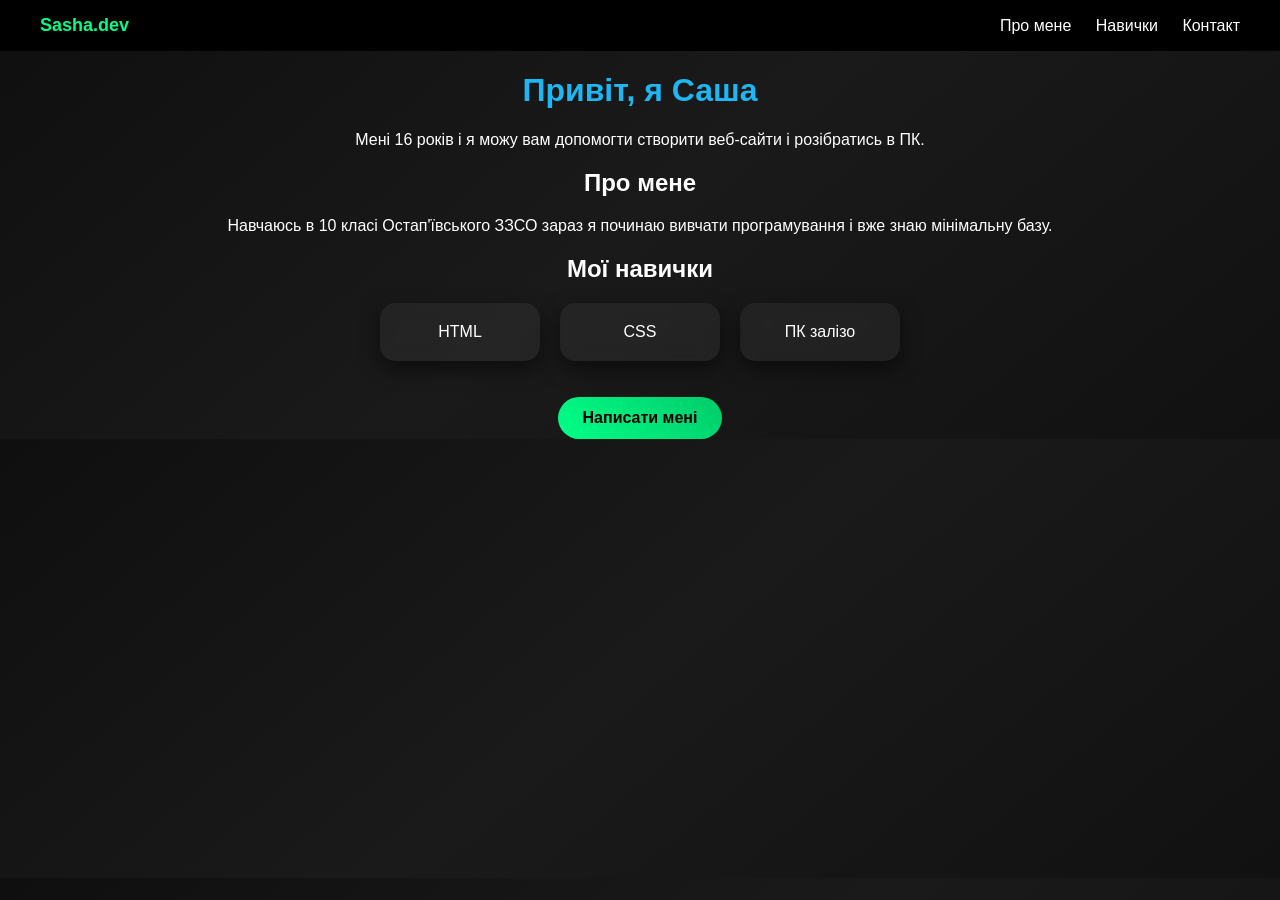
<file: index.html>
<!DOCTYPE html>
<html>
<meta name="viewport" content="width=device-width, initial-scale=1.0">
<head>
    <title>Мій сайт</title>

<style>
    body {
        background-color: #111;
        color: white;
        font-family: Arial, sans-serif;
        text-align: center;
    }

    h1 {
        color: #1eb7f3;
    }

    .cards {
        display: flex;
        justify-content: center;
        gap: 20px;
        margin-top: 20px;
    }

    .card {
        background-color: #222;
        padding: 20px;
        border-radius: 10px;
        width: 120px;
        transition: 0.3s;
        cursor: pointer;
    }

    .card:hover {
        transform: translateY(-8px);
        background-color: #696969;
        color: rgb(255, 255, 255);
    }

    button {
        background-color: #222;
        border: none;
        padding: 10px 20px;
        border-radius: 8px;
        cursor: pointer;
        transition: 0.3s;
        color :white;;
    }

    button:hover {
        background-color: #696969;
        transform: translateY(-8px);
    }
    @media (max-width: 600px) {
    .cards {
        flex-direction: column;
        align-items: center;
    }

    .card {
        width: 80%;
    }
}
.insta-btn {
    display: inline-block;
    background-color: #222;
    padding: 10px 20px;
    border-radius: 8px;
    color: white;
    text-decoration: none;
    transition: 0.3s;
}

.insta-btn:hover {
    background-color: #696969;
    transform: translateY(-8px);
}
.header {
    display: flex;
    justify-content: space-between;
    align-items: center;
    padding: 15px 40px;
    background-color: #000;
}

.logo {
    font-weight: bold;
    font-size: 18px;
    color: #00ff88;
}

nav a {
    color: white;
    text-decoration: none;
    margin-left: 20px;
    transition: 0.3s;
}

nav a:hover {
    color: #00ff88;
}
body {
    background: linear-gradient(140deg, #0f0f0f, #1a1a1a, #111);
    color: white;
    font-family: Arial, sans-serif;
    text-align: center;
    margin: 0;
}
.card {
    background: rgba(255, 255, 255, 0.05);
    backdrop-filter: blur(8px);
    padding: 20px;
    border-radius: 15px;
    width: 120px;
    transition: 0.3s;
    cursor: pointer;
    box-shadow: 0 8px 20px rgba(0, 0, 0, 0.5);
}
.card:hover {
    transform: translateY(-10px) scale(1.05);
    box-shadow: 0 12px 30px rgba(0, 255, 136, 0.4);
}
.insta-btn {
    display: inline-block;
    background: linear-gradient(45deg, #00ff88, #00cc6a);
    padding: 12px 25px;
    border-radius: 30px;
    color: black;
    text-decoration: none;
    font-weight: bold;
    transition: 0.3s;
}

.insta-btn:hover {
    transform: scale(1.05);
    box-shadow: 0 0 20px rgba(0, 255, 136, 0.6);
}
</style>

</head>
</body>
    <header class="header">
    <div class="logo">Sasha.dev</div>
    <nav>
        <a href="#about">Про мене</a>
        <a href="#skills">Навички</a>
        <a href="#contact">Контакт</a>
    </nav>
</header>
    <h1>Привіт, я Саша</h1>
    <p>Мені 16 років і я можу вам допомогти створити веб-сайти і розібратись в ПК.</p>

    <h2 id="about">Про мене</h2>
    <p>Навчаюсь в 10 класі Остап'ївського ЗЗСО зараз я починаю вивчати програмування і вже знаю мінімальну базу.</p>
<h2 id="skills">Мої навички</h2>

<div class="cards">
    <div class="card">HTML</div>
    <div class="card">CSS</div>
    <div class="card">ПК залізо</div>
</div>
    <br><br>

<a href="https://www.instagram.com/ilchishin.sasha/" target="_blank" class="insta-btn">
    Написати мені
</a>

</body>
</html>
</file>
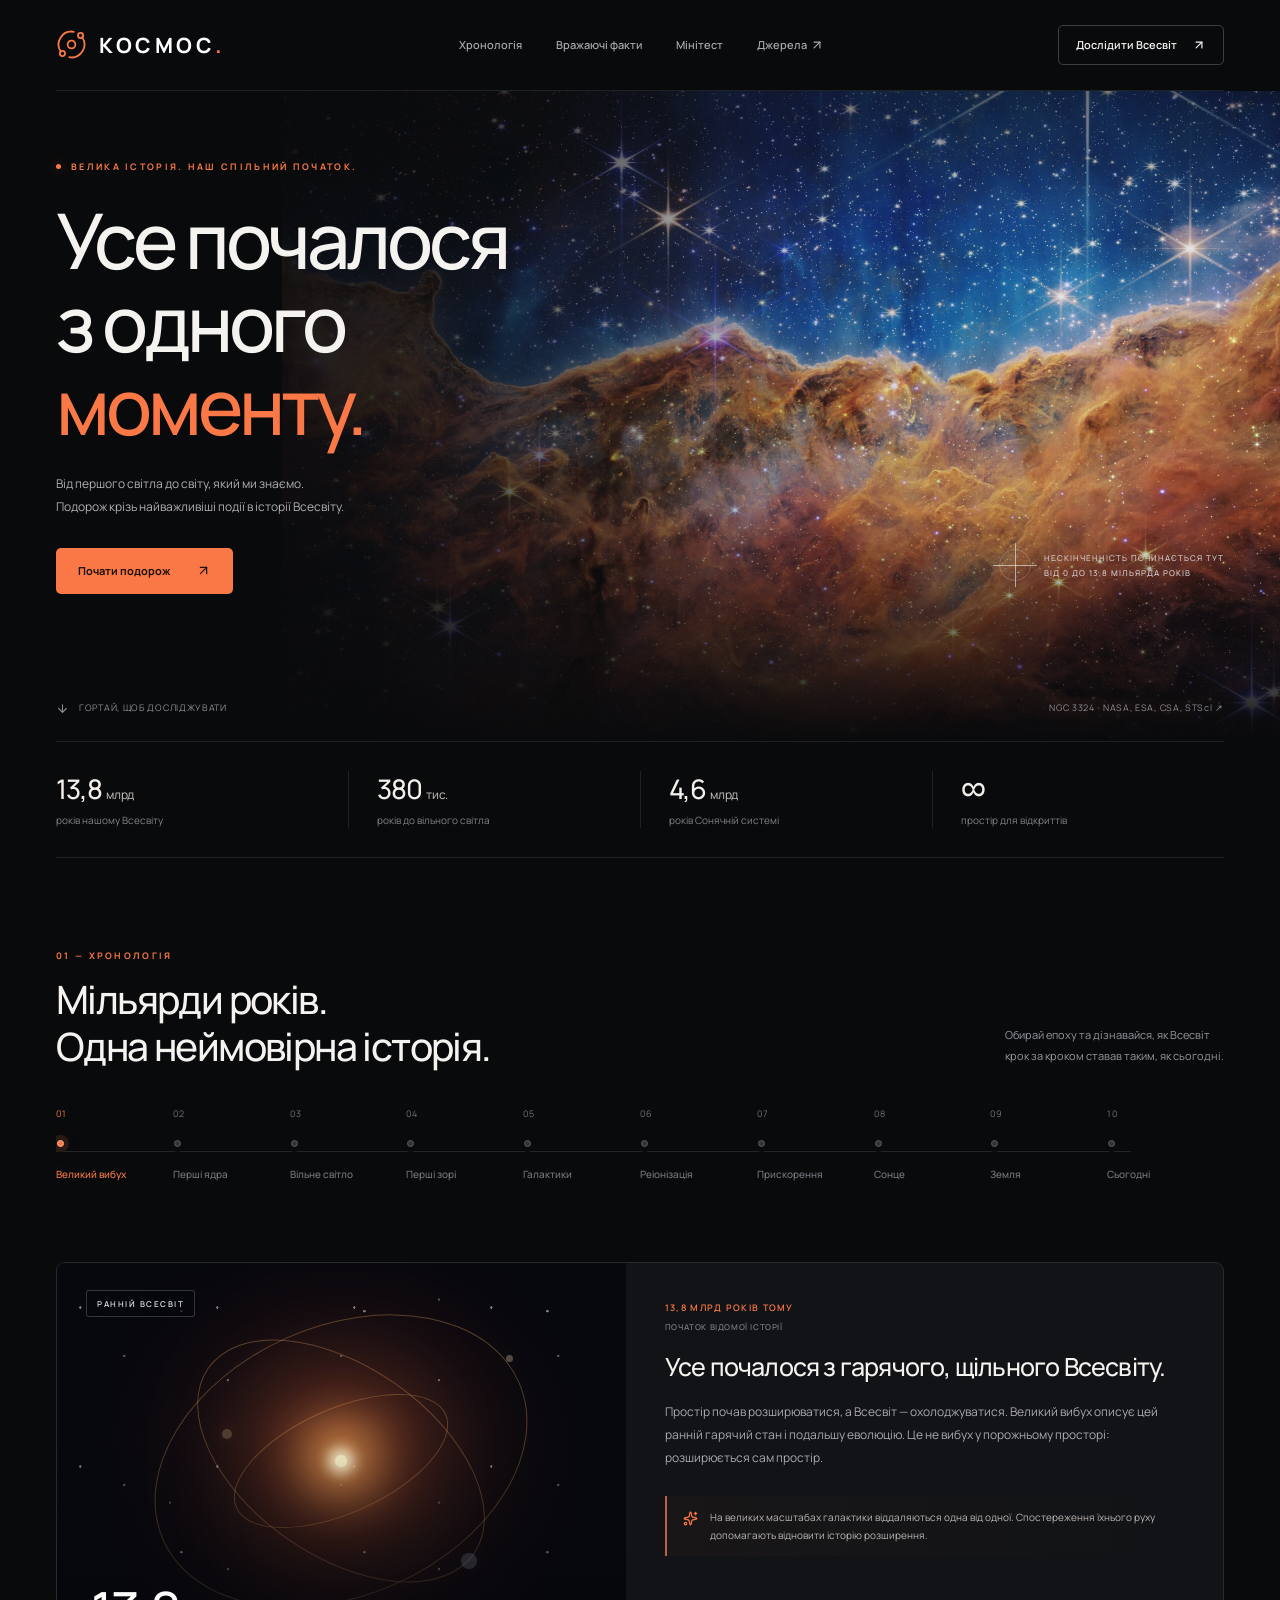
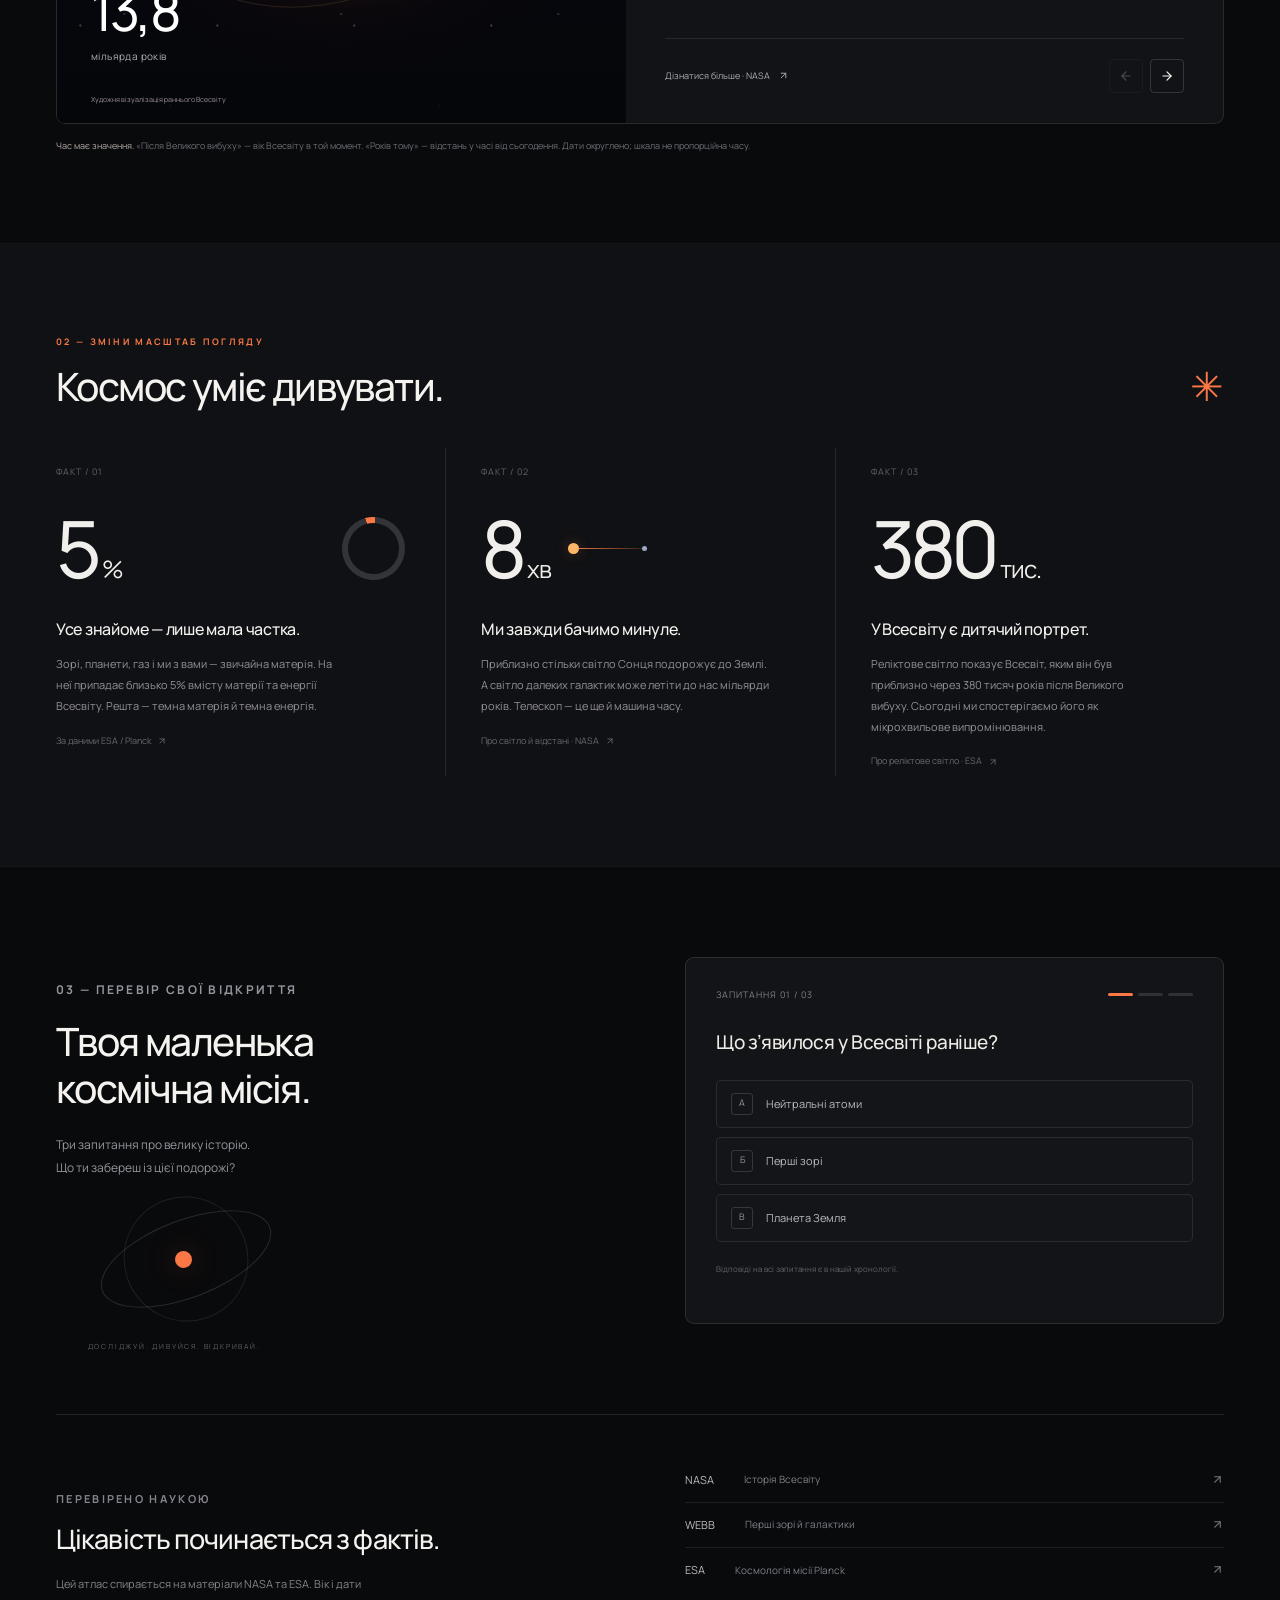
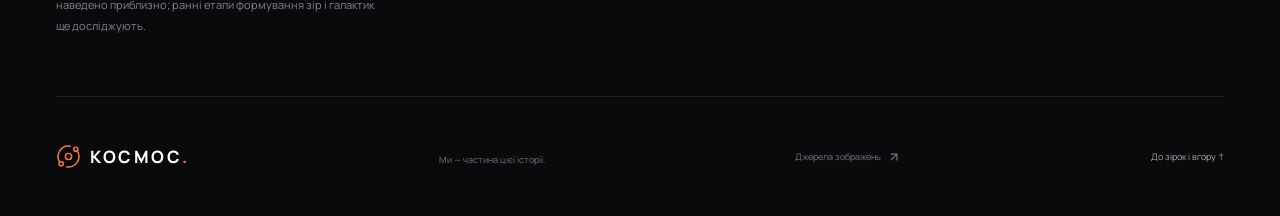
<file: vsesvit/index.html>
<!doctype html>
<html lang="uk">
  <head>
    <meta charset="UTF-8" />
    <meta name="viewport" content="width=device-width, initial-scale=1.0" />
    <meta name="theme-color" content="#090a0c" />
    <title>КОСМОС — Історія Всесвіту</title>
    <meta name="description" content="Від Великого вибуху до сьогодення: інтерактивна подорож українською крізь 13,8 мільярда років історії Всесвіту. Факти, хронологія та космічний мінітест." />
    <link rel="icon" type="image/svg+xml" href="./favicon.svg" />
    <script type="module" crossorigin src="./assets/index-D-y2VJKn.js"></script>
    <link rel="stylesheet" crossorigin href="./assets/index-BFTNWzfb.css">
  </head>
  <body>
    <div id="root"></div>
    <noscript>Для інтерактивної хронології та мінітесту увімкни JavaScript у браузері.</noscript>
  </body>
</html>
</file>
<file: vsesvit/assets/index-BFTNWzfb.css>
@import "https://fonts.googleapis.com/css2?family=Manrope:wght@400;450;500;550;600;650;700;750;800&display=swap";@layer properties{@supports (((-webkit-hyphens:none)) and (not (margin-trim:inline))) or ((-moz-orient:inline) and (not (color:rgb(from red r g b)))){*,:before,:after,::backdrop{--tw-rotate-x:initial;--tw-rotate-y:initial;--tw-rotate-z:initial;--tw-skew-x:initial;--tw-skew-y:initial}}}@layer theme{:root,:host{--font-sans:ui-sans-serif, system-ui, sans-serif, "Apple Color Emoji", "Segoe UI Emoji", "Segoe UI Symbol", "Noto Color Emoji";--font-mono:ui-monospace, SFMono-Regular, Menlo, Monaco, Consolas, "Liberation Mono", "Courier New", monospace;--default-font-family:var(--font-sans);--default-mono-font-family:var(--font-mono)}}@layer base{*,:after,:before,::backdrop{box-sizing:border-box;border:0 solid;margin:0;padding:0}::file-selector-button{box-sizing:border-box;border:0 solid;margin:0;padding:0}html,:host{-webkit-text-size-adjust:100%;tab-size:4;line-height:1.5;font-family:var(--default-font-family,ui-sans-serif, system-ui, sans-serif, "Apple Color Emoji", "Segoe UI Emoji", "Segoe UI Symbol", "Noto Color Emoji");font-feature-settings:var(--default-font-feature-settings,normal);font-variation-settings:var(--default-font-variation-settings,normal);-webkit-tap-highlight-color:transparent}hr{height:0;color:inherit;border-top-width:1px}abbr:where([title]){-webkit-text-decoration:underline dotted;text-decoration:underline dotted}h1,h2,h3,h4,h5,h6{font-size:inherit;font-weight:inherit}a{color:inherit;-webkit-text-decoration:inherit;-webkit-text-decoration:inherit;-webkit-text-decoration:inherit;-webkit-text-decoration:inherit;text-decoration:inherit}b,strong{font-weight:bolder}code,kbd,samp,pre{font-family:var(--default-mono-font-family,ui-monospace, SFMono-Regular, Menlo, Monaco, Consolas, "Liberation Mono", "Courier New", monospace);font-feature-settings:var(--default-mono-font-feature-settings,normal);font-variation-settings:var(--default-mono-font-variation-settings,normal);font-size:1em}small{font-size:80%}sub,sup{vertical-align:baseline;font-size:75%;line-height:0;position:relative}sub{bottom:-.25em}sup{top:-.5em}table{text-indent:0;border-color:inherit;border-collapse:collapse}:-moz-focusring{outline:auto}progress{vertical-align:baseline}summary{display:list-item}ol,ul,menu{list-style:none}img,svg,video,canvas,audio,iframe,embed,object{vertical-align:middle;display:block}img,video{max-width:100%;height:auto}button,input,select,optgroup,textarea{font:inherit;font-feature-settings:inherit;font-variation-settings:inherit;letter-spacing:inherit;color:inherit;opacity:1;background-color:#0000;border-radius:0}::file-selector-button{font:inherit;font-feature-settings:inherit;font-variation-settings:inherit;letter-spacing:inherit;color:inherit;opacity:1;background-color:#0000;border-radius:0}:where(select:is([multiple],[size])) optgroup{font-weight:bolder}:where(select:is([multiple],[size])) optgroup option{padding-inline-start:20px}::file-selector-button{margin-inline-end:4px}::placeholder{opacity:1}@supports (not ((-webkit-appearance:-apple-pay-button))) or (contain-intrinsic-size:1px){::placeholder{color:currentColor}@supports (color:color-mix(in lab, red, red)){::placeholder{color:color-mix(in oklab, currentcolor 50%, transparent)}}}textarea{resize:vertical}::-webkit-search-decoration{-webkit-appearance:none}::-webkit-date-and-time-value{min-height:1lh;text-align:inherit}::-webkit-datetime-edit{display:inline-flex}::-webkit-datetime-edit-fields-wrapper{padding:0}::-webkit-datetime-edit{padding-block:0}::-webkit-datetime-edit-year-field{padding-block:0}::-webkit-datetime-edit-month-field{padding-block:0}::-webkit-datetime-edit-day-field{padding-block:0}::-webkit-datetime-edit-hour-field{padding-block:0}::-webkit-datetime-edit-minute-field{padding-block:0}::-webkit-datetime-edit-second-field{padding-block:0}::-webkit-datetime-edit-millisecond-field{padding-block:0}::-webkit-datetime-edit-meridiem-field{padding-block:0}::-webkit-calendar-picker-indicator{line-height:1}:-moz-ui-invalid{box-shadow:none}button,input:where([type=button],[type=reset],[type=submit]){appearance:button}::file-selector-button{appearance:button}::-webkit-inner-spin-button{height:auto}::-webkit-outer-spin-button{height:auto}[hidden]:where(:not([hidden=until-found])){display:none!important}}@layer components;@layer utilities{.container{width:100%}@media (width>=40rem){.container{max-width:40rem}}@media (width>=48rem){.container{max-width:48rem}}@media (width>=64rem){.container{max-width:64rem}}@media (width>=80rem){.container{max-width:80rem}}@media (width>=96rem){.container{max-width:96rem}}.block{display:block}.inline{display:inline}.transform{transform:var(--tw-rotate-x,) var(--tw-rotate-y,) var(--tw-rotate-z,) var(--tw-skew-x,) var(--tw-skew-y,)}}:root{--background:#090a0c;--surface:#111316;--surface-raised:#181a1d;--text:#f5f3ef;--muted:#96979e;--orange:#fa7846;--border:#ffffff18;--lightningcss-light: ;--lightningcss-dark:initial;color-scheme:dark;font-synthesis:none}*{box-sizing:border-box}html{scroll-behavior:smooth;scroll-padding-top:28px}body{background:var(--background);color:var(--text);-webkit-font-smoothing:antialiased;margin:0;font-family:Manrope,Arial,sans-serif;font-size:14px;line-height:1.65}button,input{font:inherit}button,a{-webkit-tap-highlight-color:transparent}button{cursor:pointer}button:disabled{cursor:default}a{color:inherit;text-decoration:none}button,a,summary{touch-action:manipulation}button:focus-visible,a:focus-visible,input:focus-visible{outline:2px solid var(--orange);outline-offset:5px}::selection{color:#fff;background:#fa78464d}h1,h2,h3,p{margin:0}img{max-width:100%;display:block}button{color:inherit}.container{width:calc(100% - 112px);max-width:1280px;margin-inline:auto}.skip-link{z-index:100;background:var(--orange);color:#15100d;border-radius:4px;padding:12px 18px;position:fixed;top:12px;left:12px;transform:translateY(-160%)}.skip-link:focus{transform:translateY(0)}.site-header{z-index:10;border-bottom:1px solid var(--border);justify-content:space-between;align-items:center;height:91px;display:flex;position:relative}.brand{color:#fff;letter-spacing:3.6px;white-space:nowrap;align-items:center;gap:12px;font-size:21px;font-weight:750;display:inline-flex}.brand svg{width:31px;height:31px;color:var(--orange);stroke-width:1.4px}.logo{color:var(--orange)}.navigation{align-items:center;gap:34px;display:flex}.navigation a{color:#ababaf;font-size:11px;font-weight:550;transition:color .2s}.navigation a:hover,.navigation a.active{color:var(--text)}.navigation a.active:after{content:"";background:var(--orange);border-radius:50%;width:4px;height:4px;margin:0 0 2px 7px;display:inline-block}.header-cta{border:1px solid #ffffff35;border-radius:5px;align-items:center;gap:15px;padding:10px 17px;font-size:11px;font-weight:600;transition:background .2s,border-color .2s;display:flex}.header-cta:hover{border-color:var(--orange);background:#fa78460a}.header-cta svg{width:14px;height:14px}.menu-toggle{border:1px solid var(--border);background:0 0;border-radius:5px;padding:9px;display:none}.menu-toggle svg{width:20px;height:20px;display:block}.hero{isolation:isolate;min-height:650px;position:relative;overflow:hidden}.hero-picture{z-index:-3;width:78%;height:100%;position:absolute;inset:0 0 0 auto}.hero-picture img,img.hero-picture{object-fit:cover;object-position:56% 48%;width:100%;height:100%}img.hero-picture{width:78%}.hero-shade{z-index:-2;background:linear-gradient(90deg,#090a0c 3%,#090a0cf2 20%,#090a0cc4 34%,#090a0c28 62%,#090a0c08 85%),linear-gradient(#090a0c80 0%,#090a0c18 18%,#0000 65%,#090a0c 100%);position:absolute;inset:0}.hero-content{padding-top:68px;padding-bottom:118px;position:relative}.eyebrow{color:var(--orange);letter-spacing:2.3px;text-transform:uppercase;align-items:center;gap:10px;font-size:9px;font-weight:700;line-height:1.7;display:flex}.live-dot{background:var(--orange);border-radius:50%;flex:0 0 5px;width:5px;height:5px;display:inline-block;box-shadow:0 0 12px #fa784670}.hero h1{letter-spacing:-4px;max-width:650px;margin-top:25px;font-size:clamp(60px,6vw,80px);font-weight:500;line-height:1.08}.hero h1 em,.hero h1 .accent{color:var(--orange);font-style:normal}.hero h1 span{display:block}.hero-description{color:#b1b0b5;max-width:380px;margin-top:25px;font-size:12px;line-height:1.9}.hero .button{margin-top:29px}.button{border:1px solid #0000;border-radius:5px;justify-content:center;align-items:center;gap:26px;min-height:45px;padding:13px 21px;font-size:11px;font-weight:700;transition:transform .2s,background .2s;display:inline-flex}.button svg{width:15px;height:15px}.button:hover{transform:translateY(-2px)}.button.primary,.button-primary{color:#1b100c;background:var(--orange)}.button.primary:hover,.button-primary:hover{background:#ff915f}.hero-coordinate{color:#d1c9c9;letter-spacing:1px;text-transform:uppercase;align-items:center;gap:13px;font-family:Manrope,sans-serif;font-size:8px;font-weight:500;line-height:1.9;display:flex;position:absolute;bottom:160px;right:0}.hero-coordinate strong{color:#fff;letter-spacing:1.5px;font-size:10px;font-weight:600;display:block}.crosshair{border:1px solid #ffffff35;border-radius:50%;width:32px;height:32px;position:relative}.crosshair:before,.crosshair:after{content:"";background:#ffffff8a;position:absolute}.crosshair:before{width:44px;height:1px;top:15px;left:-7px}.crosshair:after{width:1px;height:44px;top:-7px;left:15px}.hero-bottom{letter-spacing:.7px;color:#8e8e94;justify-content:space-between;align-items:center;font-size:9px;display:flex;position:absolute;bottom:25px;left:0;right:0}.hero-bottom>span,.hero-bottom>a{align-items:center;gap:10px;display:inline-flex}.hero-bottom svg{width:13px;height:13px}.hero-bottom .scroll-line{background:#ffffff4a;width:44px;height:1px}.stat-strip{border-top:1px solid var(--border);border-bottom:1px solid var(--border);grid-template-columns:repeat(4,1fr);padding-block:29px;display:grid}.stat-strip>div,.stat-strip>article{border-left:1px solid var(--border);padding:0 28px}.stat-strip>:first-child{border-left:0;padding-left:0}.stat-strip>:last-child{padding-right:0}.stat-strip strong{color:#f3f0eb;letter-spacing:-1px;font-size:27px;font-weight:500;line-height:1.3;display:block}.stat-strip strong span{letter-spacing:-.2px;color:#bcb8b5;margin-left:4px;font-size:12px;font-weight:450}.stat-strip p,.stat-strip small{color:#83838b;margin-top:6px;font-size:10px;line-height:1.6;display:block}.section{padding-block:90px}.section-heading{justify-content:space-between;align-items:flex-end;gap:32px;margin-bottom:39px;display:flex}.section-heading .eyebrow{margin-bottom:13px}h2{letter-spacing:-1.6px;font-size:39px;font-weight:500;line-height:1.2}.section-heading>p{max-width:312px;color:var(--muted);padding-bottom:3px;font-size:11px;line-height:1.9}.history{scroll-margin-top:35px}.timeline{scrollbar-width:thin;scrollbar-color:#39383c transparent;width:100%;margin-bottom:21px;padding-bottom:17px;display:flex;overflow-x:auto}.epoch{text-align:left;color:#77777f;background:0 0;border:0;flex-direction:column;flex:1 0 110px;align-items:flex-start;min-height:115px;padding:0 14px 0 0;transition:color .2s;display:flex;position:relative}.epoch:before{content:"";background:#ffffff1c;height:1px;position:absolute;top:42px;left:0;right:0}.epoch:last-child:before{right:80%}.epoch-index{letter-spacing:1px;color:#74737b;margin-bottom:22px;font-size:9px;line-height:1}.timeline-point{width:7px;height:7px;box-shadow:0 0 0 5px var(--background);background:#34343c;border:1px solid #5a5a62;border-radius:50%;margin-bottom:19px;margin-left:1px;transition:background .2s,box-shadow .2s;display:block;position:relative}.epoch-label{max-width:92px;font-size:10px;font-weight:500;line-height:1.7}.epoch:hover{color:#dedad6}.epoch.active,.epoch[aria-selected=true],.epoch[aria-pressed=true],.epoch.active .epoch-index,.epoch[aria-selected=true] .epoch-index,.epoch[aria-pressed=true] .epoch-index{color:var(--orange)}.epoch.active .timeline-point,.epoch[aria-selected=true] .timeline-point,.epoch[aria-pressed=true] .timeline-point{background:var(--orange);border-color:#ffb088;box-shadow:0 0 0 5px #271913,0 0 22px #fa784642}.event-panel{background:var(--surface);border:1px solid #ffffff19;border-radius:9px;grid-template-columns:1fr 1.05fr;min-height:460px;display:grid;overflow:hidden}.event-visual{isolation:isolate;background:#08090e;min-height:460px;position:relative;overflow:hidden}.event-visual:after{content:"";z-index:1;pointer-events:none;background:linear-gradient(#0000 35%,#05060ae8);position:absolute;inset:0}.event-visual>img{object-fit:cover;width:100%;height:100%;position:absolute;inset:0}.image-tag{z-index:2;-webkit-backdrop-filter:blur(12px);backdrop-filter:blur(12px);color:#dfdddf;letter-spacing:1.5px;text-transform:uppercase;background:#06080b50;border:1px solid #ffffff30;border-radius:3px;padding:6px 10px;font-size:8px;font-weight:600;position:absolute;top:27px;left:29px}.visual-caption{z-index:2;position:absolute;bottom:37px;left:34px;right:26px}.visual-caption strong{color:#fff;letter-spacing:-2.5px;font-size:54px;font-weight:450;line-height:1.1;display:block}.visual-caption strong span{letter-spacing:-.5px;margin-left:8px;font-size:21px}.visual-caption>span,.visual-caption p{color:#b0aeb6;letter-spacing:.4px;margin-top:8px;font-size:10px;display:block}.image-credit{color:#7e7c87;margin-top:12px;font-size:8px;line-height:1.7}.event-text{flex-direction:column;padding:38px 39px 30px;display:flex}.event-date{color:var(--orange);letter-spacing:1.3px;text-transform:uppercase;margin-bottom:17px;font-size:9px;font-weight:600}.event-text h3{letter-spacing:-.8px;margin-bottom:18px;font-size:25px;font-weight:500;line-height:1.32}.event-text>p{color:#aaa9b0;margin-bottom:12px;font-size:12px;line-height:1.9}.event-fact{background:linear-gradient(90deg,#fa784608,#0000);border-left:2px solid #bd623d;align-items:flex-start;gap:12px;margin-top:15px;padding:12px 0 12px 16px;display:flex}.event-fact svg{height:15px;color:var(--orange);flex:0 0 15px;margin-top:3px}.event-fact p{color:#bcb7b4;font-size:10px;line-height:1.8}.event-fact strong{color:#eee8e0;font-weight:600}.event-footer{border-top:1px solid var(--border);justify-content:space-between;align-items:center;gap:18px;margin-top:auto;padding-top:20px;display:flex}.event-footer>a{color:#b1afb3;align-items:center;gap:8px;font-size:9px;transition:color .2s;display:inline-flex}.event-footer>a:hover{color:var(--orange)}.event-footer>a svg{width:11px;height:11px}.event-footer>div,.event-arrows{gap:7px;display:flex}.event-footer button{background:0 0;border:1px solid #ffffff25;border-radius:4px;place-items:center;width:34px;height:34px;transition:border-color .2s,background .2s;display:grid}.event-footer button:hover{background:#ffffff07;border-color:#ffffff60}.event-footer button:disabled{opacity:.25}.event-footer button svg{width:14px;height:14px}.timeline-note{color:#707078;margin-top:14px;font-size:9px;line-height:1.7}.cosmic-art{background:radial-gradient(at 50% 43%,#50302440,#0000 58%),radial-gradient(circle at 17% 28%,#ffffff7a 0 1px,#0000 1.4px) 0 0/137px 159px,radial-gradient(circle at 81% 62%,#ffffff65 0 1px,#0000 1.5px) 0 0/211px 189px,radial-gradient(circle at 68% 20%,#ffffff80 0 1px,#0000 1.5px) 0 0/183px 241px,radial-gradient(circle at 31% 72%,#ffffff50 0 1px,#0000 1.5px) 0 0/217px 129px,radial-gradient(circle at 42% 18%,#ffffff4a 0 1px,#0000 1.3px) 0 0/269px 203px,#07080e;position:absolute;inset:0;overflow:hidden}.cosmic-core{background:#fff7cd;border-radius:50%;width:45px;height:45px;position:absolute;top:43%;left:50%;transform:translate(-50%,-50%);box-shadow:0 0 23px 14px #ffe2a4,0 0 55px 29px #ee974eb8,0 0 105px 48px #d84f303a}.orbit{border:1px solid #ecaa654d;border-radius:50%;width:230px;height:105px;position:absolute;top:43%;left:50%;transform:translate(-50%,-50%)rotate(-24deg)}.orbit.two{border-color:#c4b6ef30;width:325px;height:190px;transform:translate(-50%,-50%)rotate(35deg)}.orbit.three{border-color:#c4b6ef1c;width:390px;height:270px;transform:translate(-50%,-50%)rotate(-24deg)}.planet{background:#c09d74;border-radius:50%;width:10px;height:10px;position:absolute;box-shadow:0 0 15px #dca15b60}.planet.p1{top:36%;left:29%}.planet.p2{background:#a4b2c5;width:16px;height:16px;top:63%;left:71%;box-shadow:0 0 15px #6199c550}.planet.p3{background:#f8ddbc;width:7px;height:7px;top:20%;left:79%}.beginning .cosmic-core{width:12px;height:12px;box-shadow:0 0 13px 7px #fff5d5,0 0 50px 23px #ffb15b,0 0 100px 50px #ec6f3a8c,0 0 150px 90px #d9463233}.beginning .orbit{border-color:#f9b56e4d}.beginning .planet{opacity:.3}.atoms .cosmic-core{background:#e1cbff;width:27px;height:27px;box-shadow:0 0 30px 10px #ae7dec85,0 0 80px 30px #7152be60}.atoms .orbit{border-color:#c3a4ee75}.atoms .orbit.two{width:230px;height:105px;transform:translate(-50%,-50%)rotate(75deg)}.atoms .orbit.three{width:230px;height:105px;transform:translate(-50%,-50%)rotate(140deg)}.light .cosmic-core{opacity:.6;background:radial-gradient(circle at 38% 31%,#ffdb96,#8b4b75 38%,#345a9a 65%,#162649);width:160px;height:160px;box-shadow:0 0 85px 20px #6766bb5c}.light .orbit,.light .planet{opacity:.25}.expansion .cosmic-core{background:#d5d1ff;box-shadow:0 0 25px 15px #977aff85,0 0 90px 50px #7751d950}.expansion .orbit{border-color:#c7a5ff45}.solar .cosmic-core{background:#ffdfa2;width:59px;height:59px;box-shadow:0 0 25px 10px #e79a3c8c,0 0 90px 30px #ca682f4d}.solar .orbit{width:220px;height:90px;transform:translate(-50%,-50%)rotate(-12deg)}.solar .orbit.two{width:330px;height:145px}.solar .orbit.three{width:430px;height:200px}.facts-section{background:#101114;border-top:1px solid #ffffff06;border-bottom:1px solid #ffffff06}.fact-grid{grid-template-columns:repeat(3,1fr);display:grid}.fact-item{border-left:1px solid #ffffff17;padding:10px 35px 5px;position:relative}.fact-item:first-child{border-left:0;padding-left:0}.fact-item:last-child{padding-right:0}.fact-no{color:#626269;letter-spacing:1px;font-size:9px}.fact-big{color:#f1efeb;letter-spacing:-5px;align-items:baseline;min-height:87px;margin-top:24px;margin-bottom:24px;font-size:79px;font-weight:450;line-height:1.1;display:flex;position:relative}.fact-big span{letter-spacing:-1px;margin-left:5px;font-size:24px;font-weight:400}.fact-item h3{letter-spacing:-.3px;margin-bottom:11px;font-size:16px;font-weight:500}.fact-item p{color:#929198;max-width:290px;font-size:11px;line-height:1.9}.fact-item>a{color:#696970;align-items:center;gap:6px;margin-top:17px;font-size:9px;transition:color .2s;display:inline-flex}.fact-item>a:hover{color:var(--orange)}.fact-item>a svg{width:10px;height:10px}.matter-ring{background:conic-gradient(var(--orange) 0deg 18deg, #33333a 18deg 360deg);border-radius:50%;width:63px;height:63px;position:absolute;top:12px;right:5px;transform:rotate(-15deg)}.matter-ring:after{content:"";background:#101114;border-radius:50%;position:absolute;inset:6px}.light-ray{background:linear-gradient(90deg, var(--orange), #fa78461c);align-self:center;width:74px;height:1px;margin-left:22px;display:inline-block;position:relative}.light-ray:before{content:"";background:#ffb568;border-radius:50%;width:11px;height:11px;position:absolute;top:-5px;left:-5px;box-shadow:0 0 13px #fa78464d}.light-ray:after{content:"";background:#9baac4;border-radius:50%;width:5px;height:5px;position:absolute;top:-2px;right:0}.quiz-section{grid-template-columns:1fr 1fr;align-items:start;gap:90px;display:grid}.quiz-intro{min-height:330px;position:relative}.quiz-intro .eyebrow{margin-bottom:17px}.quiz-intro h2{max-width:380px}.quiz-intro>p{max-width:325px;color:var(--muted);margin-top:22px;font-size:12px;line-height:1.9}.quiz-orbit{border:1px solid #ffffff21;border-radius:50%;width:180px;height:78px;margin:40px 0 0 40px;position:relative;transform:rotate(-21deg)}.quiz-orbit:before{content:"";border:1px solid #ffffff16;border-radius:50%;position:absolute;inset:-24px 26px;transform:rotate(70deg)}.quiz-orbit:after{content:"";background:var(--orange);border-radius:50%;width:17px;height:17px;position:absolute;top:29px;left:78px;box-shadow:0 0 30px #fa784642}.quiz-orbit span{background:#c9b6a8;border-radius:50%;width:6px;height:6px;position:absolute;top:26px;left:-2px}.quiz-card{background:#121417;border:1px solid #ffffff1c;border-radius:9px;min-height:367px;padding:30px}.quiz-top{justify-content:space-between;align-items:center;gap:20px;margin-bottom:25px;display:flex}.quiz-top>span,.quiz-card>.eyebrow{color:#82818a;letter-spacing:1px;text-transform:uppercase;font-size:9px;font-weight:500}.quiz-progress{gap:5px;display:flex}.quiz-progress span{background:#303136;border-radius:3px;width:25px;height:3px}.quiz-progress span.active,.quiz-progress span.done{background:var(--orange)}.quiz-card h3{color:#eeeae5;letter-spacing:-.4px;margin-bottom:23px;font-size:19px;font-weight:500;line-height:1.5}.quiz-options{flex-direction:column;gap:9px;display:flex}.quiz-options button{text-align:left;color:#bcbac2;background:#ffffff02;border:1px solid #ffffff17;border-radius:5px;align-items:center;gap:13px;width:100%;padding:12px 14px;font-size:11px;transition:border-color .2s,background .2s;display:flex}.quiz-options button:hover:not(:disabled){background:#fa784608;border-color:#fa784690}.option-letter{color:#97969f;border:1px solid #ffffff24;border-radius:3px;flex:0 0 22px;place-items:center;width:22px;height:22px;font-size:9px;display:grid}.quiz-options button.correct{color:#ace0c8;background:#70c8a70c;border-color:#70c8a77a}.quiz-options button.correct .option-letter{color:#ace0c8;border-color:#70c8a75c}.quiz-options button.incorrect{color:#d49b94;background:#de887c0a;border-color:#ba736a70}.quiz-options button.incorrect .option-letter{color:#d49b94;border-color:#ba736a50}.answer-detail{color:#b1aca9;margin-top:19px;font-size:11px;line-height:1.8}.text-button{color:var(--orange);background:0 0;border:0;align-items:center;gap:10px;margin-top:20px;padding:0;font-size:11px;font-weight:600;display:inline-flex}.text-button svg{width:13px;height:13px}.text-button:hover{color:#ffab80}.quiz-result{text-align:center;flex-direction:column;align-items:center;padding:7px 10px 10px;display:flex}.quiz-result>svg{color:var(--orange);width:28px;height:28px;margin-bottom:10px}.quiz-result .score,.quiz-result>strong{letter-spacing:-3px;color:#fff3e9;font-size:64px;font-weight:450;line-height:1.3;display:block}.quiz-result h3{margin-top:8px;margin-bottom:12px}.quiz-result p{color:var(--muted);font-size:11px;line-height:1.9}.quiz-result .text-button{margin-top:23px}.sources-section{border-top:1px solid var(--border);grid-template-columns:1fr 1fr;gap:90px;padding-top:56px;padding-bottom:60px;display:grid}.sources-section .eyebrow{margin-bottom:14px}.sources-section h2{letter-spacing:-.9px;font-size:27px}.sources-section p{color:#85848c;max-width:330px;margin-top:18px;font-size:11px;line-height:1.9}.source-links{flex-direction:column;display:flex}.source-links a{color:#bdbac0;border-bottom:1px solid #ffffff16;justify-content:space-between;align-items:center;gap:20px;padding:13px 0;font-size:11px;transition:color .2s;display:flex}.source-links a:first-child{padding-top:0}.source-links a:last-child{border-bottom:0}.source-links a:hover{color:var(--orange)}.source-links a span{display:block}.source-links small{color:#6b6a72;font-size:9px}.source-links svg{color:#797780;flex-shrink:0;width:13px;height:13px}.site-footer{border-top:1px solid var(--border);justify-content:space-between;align-items:center;gap:32px;min-height:120px;padding-block:28px;display:flex}.site-footer .brand{letter-spacing:2.6px;gap:9px;font-size:17px}.site-footer .brand svg{width:25px;height:25px}.site-footer p{color:#72717a;margin-top:6px;font-size:9px;line-height:1.9}.site-footer .image-credit{text-align:right;max-width:470px;margin:0;font-size:8px}.site-footer .image-credit a:hover{color:#bab7bd}.back-top{color:#aaa6ac;white-space:nowrap;align-items:center;gap:9px;font-size:9px;display:inline-flex}.back-top svg{width:13px;height:13px}.back-top:hover{color:var(--orange)}@media (width>=1500px){.hero{min-height:710px}.hero-content{padding-top:90px}.hero h1{font-size:87px}.hero-picture{width:75%}}@media (width<=1100px){.container{width:calc(100% - 72px)}.navigation{gap:22px}.hero h1{font-size:71px}.hero-picture{width:85%}.hero-shade{background:linear-gradient(90deg,#090a0c 0%,#090a0ce6 25%,#090a0c60 57%,#090a0c1a 100%),linear-gradient(#0000 60%,#090a0c 100%)}.hero-coordinate{right:5px}.event-text{padding:30px 28px}.event-fact{margin-bottom:22px}.fact-item{padding-inline:25px}.fact-big{letter-spacing:-4px;font-size:67px}.matter-ring{width:48px;height:48px;top:14px;right:0}.light-ray{width:45px;margin-left:17px}.quiz-section,.sources-section{gap:50px}}@media (width<=800px){.container{width:calc(100% - 48px)}.site-header{height:78px}.brand{letter-spacing:3px;font-size:18px}.brand svg{width:27px;height:27px}.navigation{gap:18px}.navigation a{font-size:10px}.header-cta{display:none}.hero{min-height:630px}.hero-content{padding-top:66px}.hero h1{font-size:67px}.hero-coordinate{opacity:.8;font-size:7px;bottom:105px}.hero-coordinate strong{font-size:8px}.hero-description{max-width:330px}.section{padding-block:65px}h2{font-size:33px}.section-heading{gap:28px}.section-heading>p{max-width:240px;font-size:10px}.stat-strip>div,.stat-strip>article{padding-inline:17px}.stat-strip strong{font-size:24px}.stat-strip strong span{font-size:10px}.stat-strip p{font-size:9px}.event-panel{grid-template-columns:1fr}.event-visual{min-height:330px}.event-text{padding:30px}.event-footer{margin-top:14px}.fact-item{padding-inline:19px}.fact-big{min-height:66px;font-size:57px}.fact-big span{font-size:18px}.matter-ring{width:37px;height:37px;right:0}.matter-ring:after{inset:4px}.light-ray{display:none}.fact-item h3{font-size:13px}.fact-item p{font-size:10px}.quiz-section,.sources-section{gap:35px}.quiz-card{padding:24px}.quiz-card h3{font-size:17px}.site-footer{gap:24px}.site-footer .image-credit{max-width:240px}}@media (width<=600px){html{scroll-padding-top:20px}.container{width:calc(100% - 40px)}.site-header{height:73px}.brand{font-size:18px}.menu-toggle{display:block}.navigation{border-bottom:1px solid var(--border);-webkit-backdrop-filter:blur(20px);backdrop-filter:blur(20px);background:#101114f5;flex-direction:column;align-items:stretch;gap:0;padding:22px;display:none;position:absolute;top:64px;left:-20px;right:-20px;box-shadow:0 20px 40px #0005}.navigation.is-open{display:flex}.navigation a{padding:12px 8px;font-size:13px}.hero{min-height:665px}.hero-picture,img.hero-picture{opacity:.7;width:120%;right:-25%}.hero-picture img{object-position:57% 50%}.hero-shade{background:linear-gradient(90deg,#090a0cec 0%,#090a0ca6 40%,#090a0c30 100%),linear-gradient(#090a0c40,#0000 45%,#090a0c 99%)}.hero-content{padding-top:55px;padding-bottom:130px}.eyebrow{letter-spacing:1.8px;font-size:8px}.hero h1{letter-spacing:-3px;margin-top:26px;font-size:clamp(48px,13.8vw,66px);line-height:1.12}.hero-description{max-width:305px;margin-top:25px;font-size:12px;line-height:1.9}.hero .button{margin-top:27px}.button{min-height:46px;font-size:11px}.hero-coordinate{display:none}.hero-bottom{letter-spacing:.3px;gap:20px;font-size:8px;bottom:24px}.hero-bottom>:last-child{text-align:right;max-width:160px}.hero-bottom .scroll-line{width:23px}.stat-strip{grid-template-columns:1fr 1fr;padding-block:0}.stat-strip>div,.stat-strip>article{padding:23px 18px}.stat-strip>:nth-child(odd){border-left:0;padding-left:0}.stat-strip>:nth-child(2n){padding-right:0}.stat-strip>:nth-child(-n+2){border-bottom:1px solid var(--border)}.stat-strip strong{font-size:27px}.stat-strip strong span{font-size:11px}.stat-strip p,.stat-strip small{font-size:10px}.section{padding-block:59px}h2{letter-spacing:-1.3px;font-size:32px;line-height:1.23}.section-heading{flex-direction:column;align-items:flex-start;gap:19px;margin-bottom:31px}.section-heading .eyebrow{margin-bottom:13px}.section-heading>p{max-width:330px;font-size:11px}.timeline{width:calc(100% + 20px);margin-bottom:15px;padding-right:20px}.epoch{flex-basis:110px;min-height:111px}.epoch-label{font-size:10px}.event-panel{border-radius:7px}.event-visual{min-height:300px}.image-tag{font-size:7px;top:22px;left:23px}.visual-caption{bottom:28px;left:25px}.visual-caption strong{font-size:47px}.visual-caption strong span{font-size:18px}.event-text{padding:28px 23px 23px}.event-date{margin-bottom:15px;font-size:8px;line-height:1.8}.event-text h3{margin-bottom:17px;font-size:24px}.event-text>p{font-size:12px}.event-fact{margin-top:12px;margin-bottom:15px;padding-left:13px}.event-fact p{font-size:10px}.event-footer{padding-top:17px}.event-footer>a{font-size:9px}.event-footer button{width:35px;height:35px}.timeline-note{font-size:9px}.fact-grid{grid-template-columns:1fr}.fact-item,.fact-item:first-child,.fact-item:last-child{border-bottom:1px solid #ffffff17;border-left:0;padding:29px 0 32px}.fact-item:first-child{padding-top:0}.fact-item:last-child{border-bottom:0;padding-bottom:0}.fact-big{min-height:80px;margin-top:16px;margin-bottom:18px;font-size:74px}.fact-big span{font-size:23px}.fact-item h3{font-size:17px}.fact-item p{max-width:340px;font-size:12px}.fact-item>a{font-size:10px}.matter-ring{width:67px;height:67px;top:9px;right:21px}.matter-ring:after{inset:6px}.light-ray{width:92px;margin-left:33px;display:inline-block}.quiz-section{grid-template-columns:1fr;gap:32px}.quiz-intro{min-height:auto}.quiz-intro h2{max-width:340px}.quiz-intro>p{max-width:335px;margin-top:19px;font-size:12px}.quiz-orbit{display:none}.quiz-card{padding:26px 23px}.quiz-card h3{font-size:19px}.quiz-options button{padding-block:13px;font-size:12px}.quiz-top{margin-bottom:23px}.answer-detail{font-size:11px}.sources-section{grid-template-columns:1fr;gap:30px;padding-top:41px;padding-bottom:43px}.sources-section h2{font-size:27px}.sources-section p{max-width:340px;margin-top:15px;font-size:11px}.source-links a{padding-block:15px;font-size:11px}.site-footer{flex-wrap:wrap;align-items:flex-start;gap:24px;padding-block:28px}.site-footer>:first-child{flex:55%}.site-footer .image-credit{text-align:left;order:3;width:100%;max-width:none;font-size:8px}.back-top{padding-top:7px}}@media (prefers-reduced-motion:reduce){html{scroll-behavior:auto}*,:before,:after{transition-duration:.01ms!important;animation-duration:.01ms!important;animation-iteration-count:1!important}}.site-header{width:calc(100% - 112px);max-width:1280px;margin-inline:auto}.brand-dot{color:var(--orange)}.navigation a{align-items:center;gap:3px;display:inline-flex}.hero h1 span{color:var(--orange)}.hero-coordinate{right:max(56px,50vw - 640px)}.hero-coordinate b{color:#d8ced5;font-weight:500}.crosshair{font-size:0}.stat-strip strong small{color:#bcb8b5;letter-spacing:-.2px;font-size:12px;font-weight:450;display:inline}.stat-strip>div>span:last-child{color:#83838b;margin-top:6px;font-size:10px;line-height:1.6;display:block}.stat-symbol{color:#f3f0eb;height:35px;font-size:36px;font-weight:400;line-height:32px;display:block}.epoch>span:last-child{max-width:92px;font-size:10px;font-weight:500;line-height:1.7}.visual-caption{bottom:58px}.event-visual>.image-credit{z-index:3;color:#9c929b;margin-top:0;font-size:7px;position:absolute;bottom:17px;left:34px;right:25px}.event-visual>.image-credit a:hover{color:#d6c9d2}.event-visual.earth>img{object-fit:contain;padding:10px 20px 50px}.event-date span{display:block}.event-date small{color:#777780;letter-spacing:.6px;margin-top:4px;font-size:8px;display:block}.timeline-note>span{color:#b6aba8}.tiny-star{color:var(--orange);padding-bottom:3px;font-size:40px;font-weight:400;line-height:1}.light-ray{font-size:0}.quiz-orbit>svg{display:none}.quiz-orbit span{color:#5f5e66;letter-spacing:1.8px;white-space:nowrap;background:0 0;border-radius:0;width:auto;height:auto;font-size:7px;top:110px;left:-40px;transform:rotate(21deg)}.quiz-progress{justify-content:space-between;align-items:center;gap:16px;margin-bottom:26px}.quiz-progress>span{color:#82818a;letter-spacing:1px;background:0 0;width:auto;height:auto;font-size:9px}.quiz-progress>div{gap:5px;display:flex}.quiz-progress i{background:#303136;border-radius:3px;width:25px;height:3px;display:block}.quiz-progress i.filled{background:var(--orange)}.quiz-options button>svg:last-child{flex-shrink:0;margin-left:auto}.answer-detail>strong{color:#d3c5bc;margin-bottom:4px;font-weight:600;display:block}.quiz-hint{color:#64636c;margin-top:20px;font-size:8px;line-height:1.8}.quiz-result .score{margin-top:13px}.quiz-result .score span{color:#777078;letter-spacing:-1px;font-size:27px}.quiz-result .button{margin-top:23px}.source-links a>span{color:#81808a;flex:1;margin-left:10px;font-size:10px}.site-footer>a:not(.brand):not(.back-top){color:#77747e;align-items:center;gap:6px;font-size:9px;display:inline-flex}@media (width<=1100px){.site-header{width:calc(100% - 72px)}.hero-coordinate{right:36px}}@media (width<=800px){.site-header{width:calc(100% - 48px)}.hero-coordinate{right:24px}}@media (width<=600px){.site-header{width:calc(100% - 40px)}.event-visual>.image-credit{font-size:6.5px;bottom:14px;left:25px}.visual-caption{bottom:57px}.tiny-star{display:none}.source-links a>span{font-size:10px}.site-footer>:first-child{flex:45%}.site-footer p{text-align:right;margin-top:5px}.site-footer>a:not(.brand):not(.back-top){flex:auto;font-size:9px}.back-top{padding-top:0}}@property --tw-rotate-x{syntax:"*";inherits:false}@property --tw-rotate-y{syntax:"*";inherits:false}@property --tw-rotate-z{syntax:"*";inherits:false}@property --tw-skew-x{syntax:"*";inherits:false}@property --tw-skew-y{syntax:"*";inherits:false}
</file>
